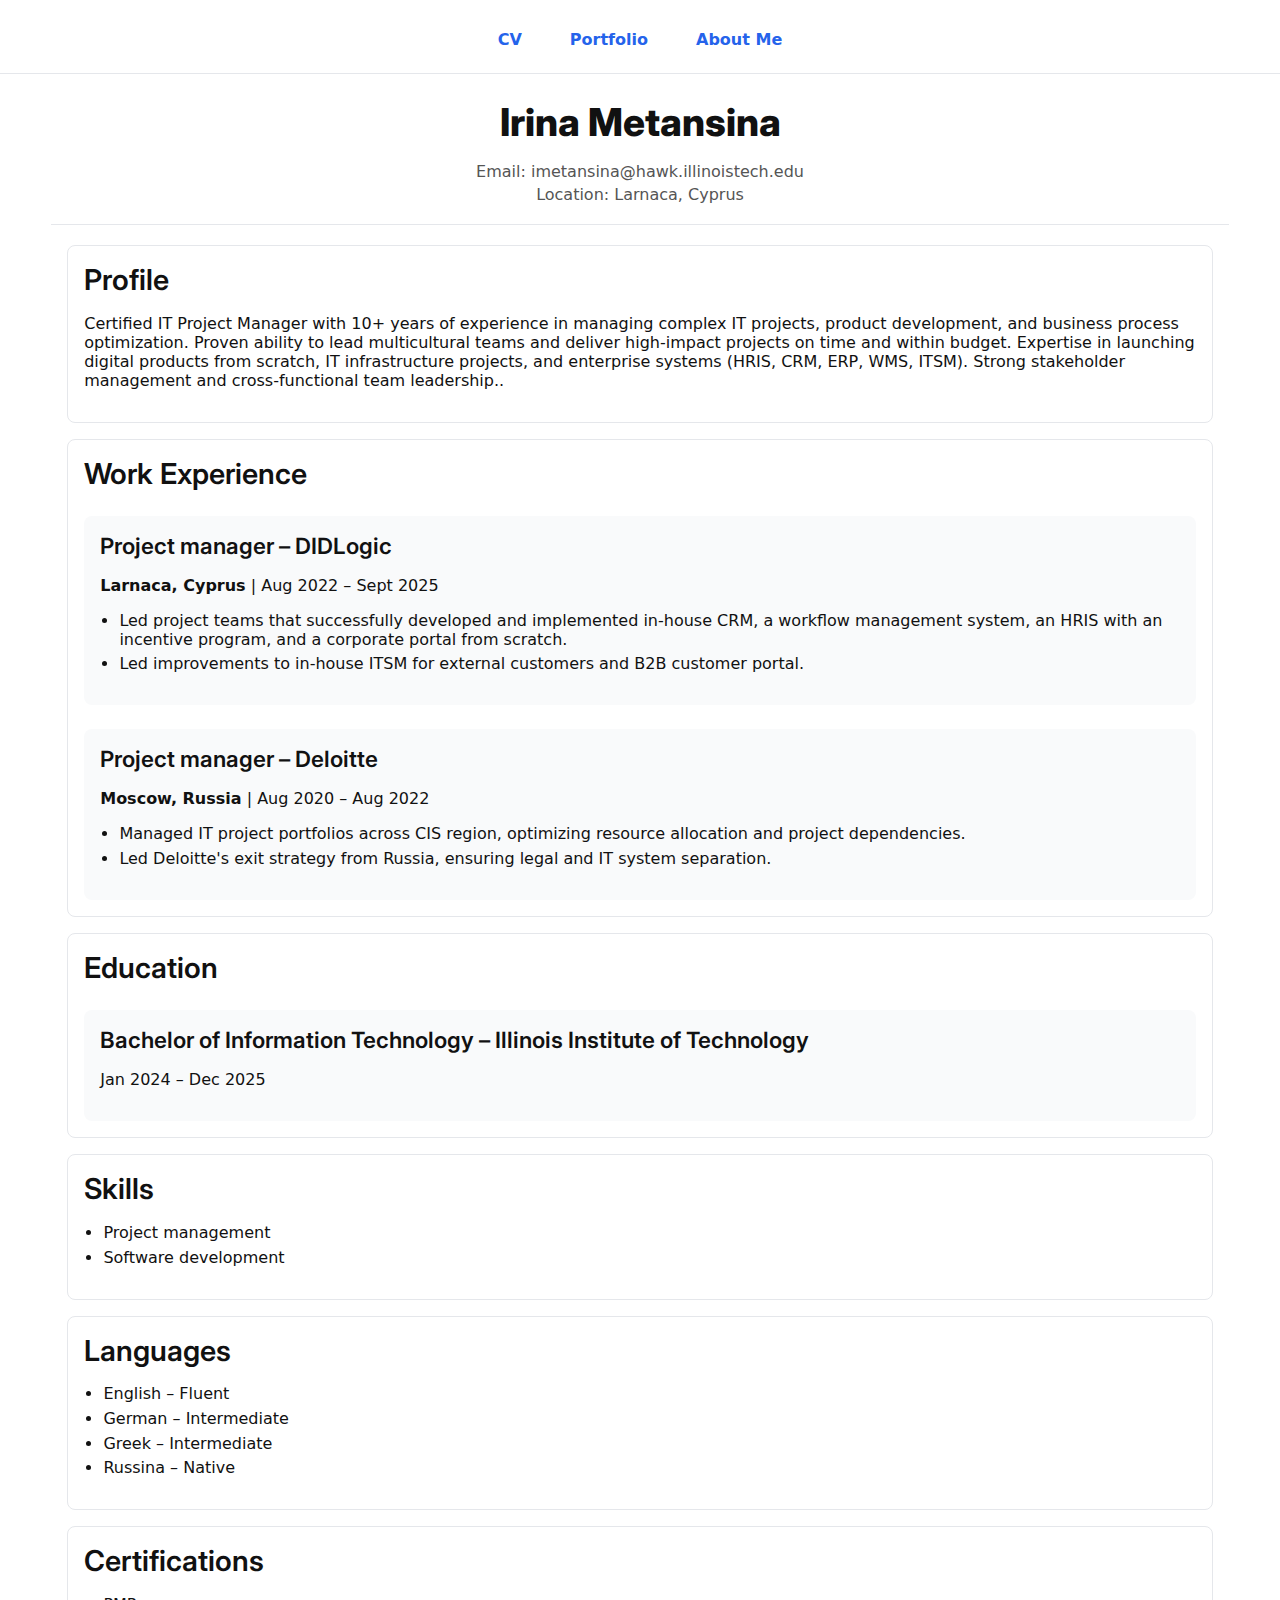
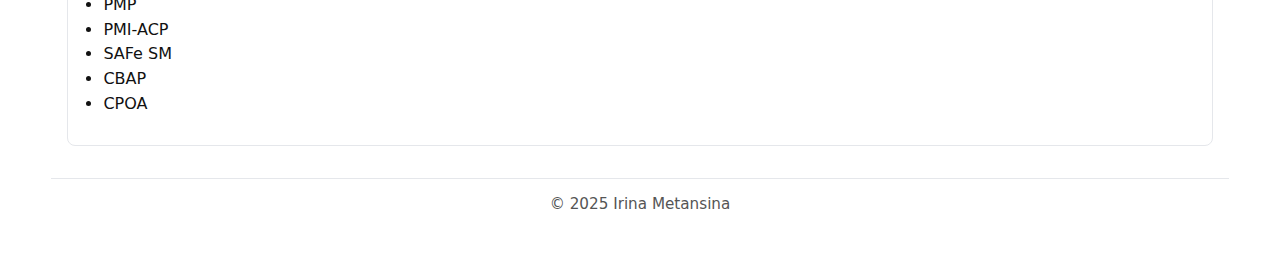
<file: index.html>
<!DOCTYPE html>
<html lang="en">
<head>
  <meta charset="utf-8">
  <meta name="viewport" content="width=device-width, initial-scale=1">
  <title>Irina Metansina - CV</title>
  <link rel="stylesheet" href="css/normalize.css">
  <link rel="stylesheet" href="css/style.css">
</head>

<body class="cv">
  <nav>
    <ul>
      <li><a href="index.html">CV</a></li>
      <li><a href="portfolio.html">Portfolio</a></li>
      <li><a href="about.html">About Me</a></li>
    </ul>
  </nav>

  <div class="page">
    <header>
      <h1>Irina Metansina</h1>
      <p>Email: imetansina@hawk.illinoistech.edu</p>
      <p>Location: Larnaca, Cyprus</p>
    </header>
    <div class="hline"></div>

    <section>
      <h2>Profile</h2>
      <p>Certified IT Project Manager with 10+ years of experience in managing complex IT projects, product development, and business process optimization. Proven ability to lead multicultural teams and deliver high-impact projects on time and within budget. Expertise in launching digital products from scratch, IT infrastructure projects, and enterprise systems (HRIS, CRM, ERP, WMS, ITSM). Strong stakeholder management and cross-functional team leadership..</p>
    </section>

    <section>
      <h2>Work Experience</h2>
      <article>
        <h3>Project manager – DIDLogic</h3>
        <p><strong>Larnaca, Cyprus</strong> | <time datetime="2022-08">Aug 2022</time> – <time datetime="2025-09">Sept 2025</time></p>
        <ul>
          <li>Led project teams that successfully developed and implemented in-house CRM, a workflow management system, an HRIS with an incentive program, and a corporate portal from scratch.</li>
          <li>Led improvements to in-house ITSM for external customers and B2B customer portal.</li>
        </ul>
      </article>
      <article>
        <h3>Project manager – Deloitte</h3>
        <p><strong>Moscow, Russia</strong> | <time datetime="2020-08">Aug 2020</time> – <time datetime="2022-08">Aug 2022</time></p>
        <ul>
          <li>Managed IT project portfolios across CIS region, optimizing resource allocation and project dependencies.</li>
          <li>Led Deloitte's exit strategy from Russia, ensuring legal and IT system separation.</li>
        </ul>
      </article>
    </section>

    <section>
      <h2>Education</h2>
      <article>
        <h3>Bachelor of Information Technology – Illinois Institute of Technology</h3>
        <p><time datetime="2024-01">Jan 2024</time> – <time datetime="2025-12">Dec 2025</time></p>
      </article>
    </section>

    <section>
      <h2>Skills</h2>
      <ul>
        <li>Project management</li>
        <li>Software development</li>
      </ul>
    </section>

    <section>
      <h2>Languages</h2>
      <ul>
        <li>English – Fluent</li>
        <li>German – Intermediate</li>
        <li>Greek – Intermediate</li>
        <li>Russina – Native</li>
      </ul>
    </section>

    <section>
      <h2>Certifications</h2>
      <ul>
        <li>PMP</li>
        <li>PMI-ACP</li>
        <li>SAFe SM</li>
        <li>CBAP</li>
        <li>CPOA</li>
      </ul>
    </section>

    <footer>
      <p>&copy; 2025 Irina Metansina</p>
    </footer>
  </div>
</body>
</html>
</file>
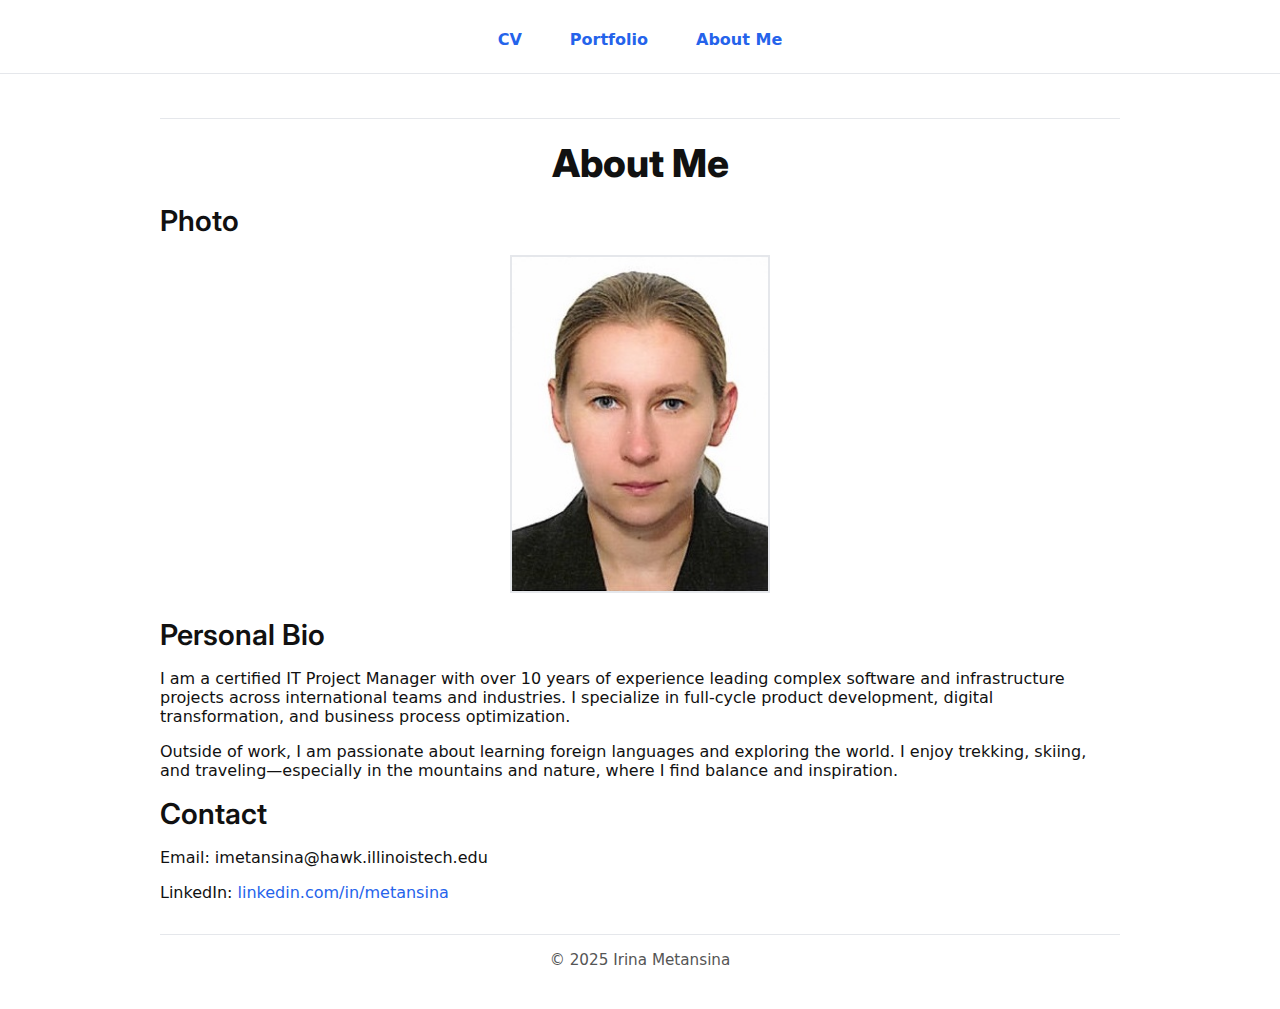
<file: about.html>
<!DOCTYPE html>
<html lang="en">
<head>
  <meta charset="utf-8">
  <title>Irina Metansina - About Me</title>
  <link rel="stylesheet" href="css/normalize.css">
  <link rel="stylesheet" href="css/style.css">
</head>

<body class="about">
  <nav>
    <ul>
      <li><a href="index.html">CV</a></li>
      <li><a href="portfolio.html">Portfolio</a></li>
      <li><a href="about.html">About Me</a></li>
    </ul>
  </nav>

  <div class="page">
    <div class="hline"></div>
    <header>
      <h1>About Me</h1>
    </header>
    
    <section>
      <h2>Photo</h2>
      <img src="images/photo.jpg" alt="Photo of Irina Metansina" class="portrait">
    </section>

    <section>
      <h2>Personal Bio</h2>
      <p>I am a certified IT Project Manager with over 10 years of experience leading complex software and infrastructure projects across international teams and industries. I specialize in full-cycle product development, digital transformation, and business process optimization.</p>
      <p>Outside of work, I am passionate about learning foreign languages and exploring the world. I enjoy trekking, skiing, and traveling—especially in the mountains and nature, where I find balance and inspiration.</p>
    </section>

    <section>
      <h2>Contact</h2>
      <p>Email: imetansina@hawk.illinoistech.edu</p>
      <p>LinkedIn: <a href="https://www.linkedin.com/in/metansina/">linkedin.com/in/metansina</a></p>
    </section>

    <footer>
      <p>&copy; 2025 Irina Metansina</p>
    </footer>
  </div>

</body>
</html>
</file>
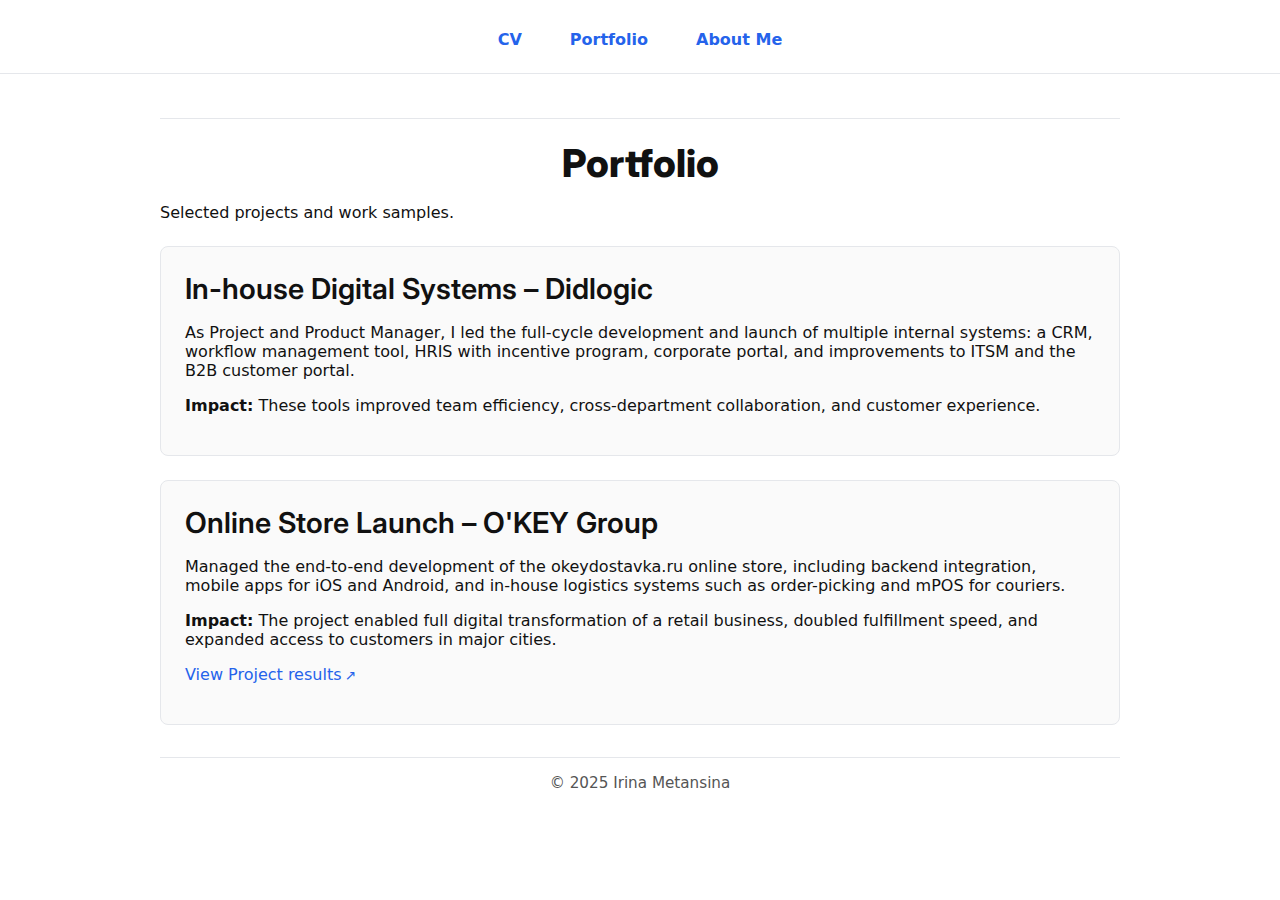
<file: portfolio.html>
<!DOCTYPE html>
<html lang="en">
<head>
  <meta charset="utf-8">
  <title>Irina Metansina - Portfolio</title>
  <link rel="stylesheet" href="css/normalize.css">
  <link rel="stylesheet" href="css/style.css">
</head>

<body class="portfolio">
  <nav>
    <ul>
      <li><a href="index.html">CV</a></li>
      <li><a href="portfolio.html">Portfolio</a></li>
      <li><a href="about.html">About Me</a></li>
    </ul>
  </nav>

  <div class="page">
    <div class="hline"></div>
    <header>
      <h1>Portfolio</h1>
      <p>Selected projects and work samples.</p>
    </header>

    <section>
      <article>
        <h2>In-house Digital Systems – Didlogic</h2>
        <p>As Project and Product Manager, I led the full-cycle development and launch of multiple internal systems: a CRM, workflow management tool, HRIS with incentive program, corporate portal, and improvements to ITSM and the B2B customer portal.</p>
        <p><strong>Impact:</strong> These tools improved team efficiency, cross-department collaboration, and customer experience.</p>
      </article>

      <article>
        <h2>Online Store Launch – O'KEY Group</h2>
        <p>Managed the end-to-end development of the okeydostavka.ru online store, including backend integration, mobile apps for iOS and Android, and in-house logistics systems such as order-picking and mPOS for couriers.</p>
        <p><strong>Impact:</strong> The project enabled full digital transformation of a retail business, doubled fulfillment speed, and expanded access to customers in major cities.</p>
        <p><a href="https://okeydostavka.ru">View Project results</a></p>
      </article>
    </section>

    <footer>
      <p>&copy; 2025 Irina Metansina</p>
    </footer>
  </div>

</body>
</html>
</file>
<file: css/style.css>
@import url('https://fonts.googleapis.com/css2?family=Inter:wght@400;600;800&display=swap');

:root {
  --bg: #ffffff;
  --text: #111111;
  --muted: #555555;
  --line: #e5e7eb;
  --accent: #2563eb; 

  --space-1: 0.5rem;
  --space-2: 1rem;
  --space-3: 1.5rem;
  --space-4: 2rem;

  --font-system: system-ui, arial;
  --font-import: "Inter", var(--font-system);
}

html, body {
  font-family: var(--font-system);
  color: var(--text);
  background: var(--bg);
}

/* Wrapper */
.page {
  width: min(92vw, 80rem);
  margin-inline: auto;
  padding: var(--space-3) var(--space-2);
}

/* Headings & text */
h1, h2, h3 { margin: 0 0 var(--space-2) 0; line-height: 1.25; font-family: var(--font-import);}
h1 { font-size: clamp(1.8rem, 5vw, 2.4rem); font-weight: 800; }
h2 { font-size: clamp(1.3rem, 3.5vw, 1.8rem); font-weight: 600; }
h3 { font-size: clamp(1.1rem, 2.5vw, 1.4rem); font-weight: 600; color: var(--text); }

p { margin: 0 0 var(--space-2) 0; }
a { color: var(--accent); text-decoration: none; }
a:hover, a:focus-visible { text-decoration: underline; }

/* Horisontal line */
.hline {
  border-top: 1px solid var(--line);
  margin: 20px 0;
}

/* Centered top navigation */
nav {
  position: sticky;
  top: 0;
  background: var(--bg);
  border-bottom: 1px solid var(--line);
  padding: var(--space-2) 0;
}
nav ul {
  margin: 0;
  padding: 0;
  list-style: none;
  display: flex;
  justify-content: center;
  gap: var(--space-2);
  flex-wrap: wrap;
}
nav a {
  display: inline-block;
  padding: var(--space-1) var(--space-2);
  border-radius: 999em;
  font-weight: 600;
  line-height: 1.2;
}
nav a[aria-current="page"] {
  background: var(--line);
  color: var(--text);
}

/* Footer */
footer {
  margin-top: var(--space-4);
  padding-top: var(--space-2);
  border-top: 1px solid var(--line);
  color: var(--muted);
  text-align: center;
  font-size: 0.95rem;
}

/* Lists & article */
ul, ol { padding-inline-start: 1.2em; }
li { margin-top: 0.35em; }
article { margin-top: var(--space-3); }

/* Page-specific differences */

/* CV fluid layout */
.cv .page {
  max-width: none; 
}
.cv header { text-align: center; }
.cv header p { color: var(--muted); margin: 0.25em 0; }
.cv section { padding: var(--space-2); margin: var(--space-2); border: 1px solid var(--line); border-radius: var(--space-1); }
.cv article { padding: var(--space-2); border-radius: var(--space-1); background: #f9fafb; }

/* Portfolio fixed-width layout */
.portfolio .page {
  width: 100%;
  max-width: 960px;
}
.portfolio header h1 { text-align: center; }
.portfolio section article {
  border: 1px solid var(--line);
  border-radius: var(--space-1);
  padding: clamp(var(--space-2), 2vw, var(--space-3));
  background: #fafafa;
}
.portfolio h2 { color: var(--text); }
.portfolio a[href^="http"]::after { 
    content: "\2197";
    font-size: 0.85em; 
    margin-left: 0.25em;
}

/* About */
.about .page { width: min(92vw, 60rem); }
.about header { text-align: center; }
.about img.portrait {
  display: block;
  width: min(60%, 16rem);
  max-width: 100%;
  margin: 0 auto var(--space-3) auto;
  border: 2px solid var(--line);
}
</file>
